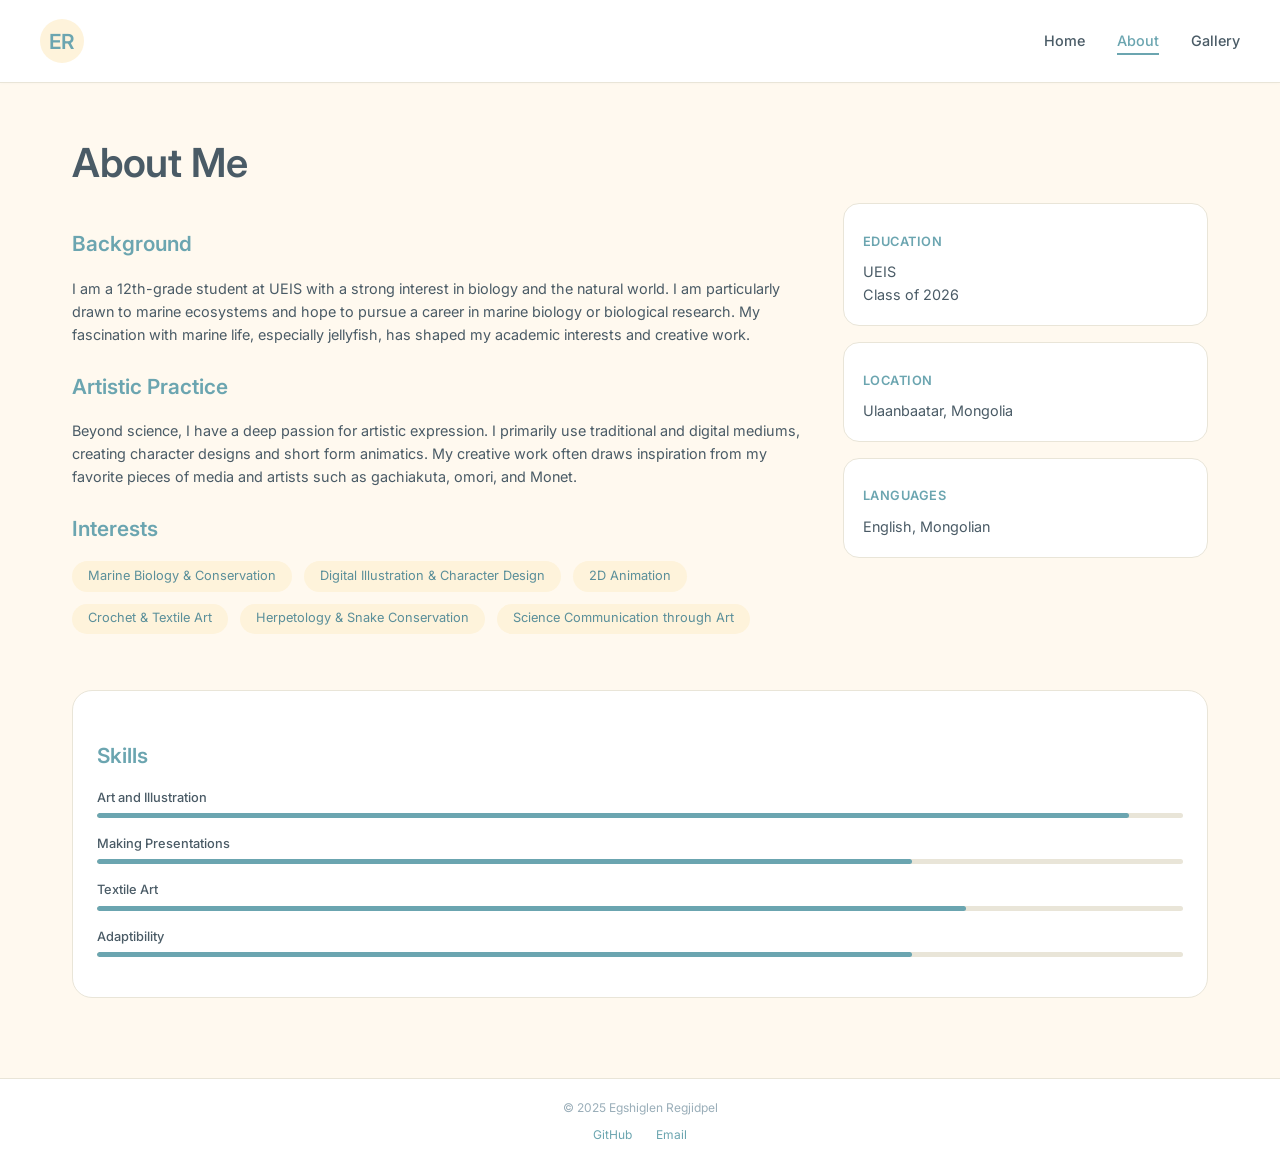
<file: about.html>
<!DOCTYPE html>
<html lang="en">
<head>
    <meta charset="UTF-8">
    <meta name="viewport" content="width=device-width, initial-scale=1.0">
    <title>About | Egshiglen Regjidpel</title>
    <link rel="stylesheet" href="style.css">
    <link href="https://fonts.googleapis.com/css2?family=Inter:opsz,wght@14..32,300;14..32,400;14..32,500;14..32,600&display=swap" rel="stylesheet">
</head>
<body>
    <header>
        <nav>
            <div class="logo">ER</div>
            <ul class="nav-menu">
                <li><a href="index.html">Home</a></li>
                <li><a href="about.html" class="active">About</a></li>
                <li><a href="projects.html">Gallery</a></li>
            </ul>
        </nav>
    </header>

    <main>
        <h1>About Me</h1>
        
        <div class="about-container">
            <div class="about-text">
                <section>
                    <h2>Background</h2>
                    <p>I am a 12th-grade student at UEIS with a strong interest in biology and the natural world. I am particularly drawn to marine ecosystems and hope to pursue a career in marine biology or biological research. My fascination with marine life, especially jellyfish, has shaped my academic interests and creative work.</p>
                </section>

                <section>
                    <h2>Artistic Practice</h2>
                    <p>Beyond science, I have a deep passion for artistic expression. I primarily use traditional and digital mediums, creating character designs and short form animatics. My creative work often draws inspiration from my favorite pieces of media and artists such as gachiakuta, omori, and Monet.</p>
                </section>

                <section>
                    <h2>Interests</h2>
                    <ul class="interests-list">
                        <li>Marine Biology & Conservation</li>
                        <li>Digital Illustration & Character Design</li>
                        <li>2D Animation</li>
                        <li>Crochet & Textile Art</li>
                        <li>Herpetology & Snake Conservation</li>
                        <li>Science Communication through Art</li>
                    </ul>
                </section>
            </div>

            <div class="about-sidebar">
                <div class="info-panel">
                    <h3>Education</h3>
                    <p>UEIS<br>Class of 2026</p>
                </div>
                <div class="info-panel">
                    <h3>Location</h3>
                    <p>Ulaanbaatar, Mongolia</p>
                </div>
                <div class="info-panel">
                    <h3>Languages</h3>
                    <p>English, Mongolian</p>
                </div>
            </div>
        </div>

        <section class="skills-section">
            <h2>Skills</h2>
            <div class="skills-grid">
                <div class="skill-item">
                    <span>Art and Illustration</span>
                    <div class="skill-bar"><div class="skill-progress" style="width: 95%"></div></div>
                </div>
                <div class="skill-item">
                    <span>Making Presentations</span>
                    <div class="skill-bar"><div class="skill-progress" style="width: 75%"></div></div>
                </div>
                <div class="skill-item">
                    <span>Textile Art</span>
                    <div class="skill-bar"><div class="skill-progress" style="width: 80%"></div></div>
                </div>
                <div class="skill-item">
                    <span>Adaptibility</span>
                    <div class="skill-bar"><div class="skill-progress" style="width: 75%"></div></div>
                </div>
            </div>
        </section>
    </main>

    <footer>
        <p>© 2025 Egshiglen Regjidpel</p>
        <div class="footer-links">
            <a href="https://github.com/PixelRin" target="_blank">GitHub</a>
            <a href="mailto:re4072580@gmail.com">Email</a>
        </div>
    </footer>
</body>
</html>
</file>
<file: style.css>
/* Pastel Ocean Theme - Clean & Professional */
:root {
    --pastel-yellow: #fef3db;
    --soft-yellow: #faeac9;
    --warm-cream: #fff9ef;
    --ocean-teal: #6ba5b0;
    --soft-blue: #8bb9c2;
    --deep-teal: #5a8f9a;
    --charcoal: #4a5b66;
    --light-gray: #e9e5d8;
    --white: #ffffff;
}

* {
    margin: 0;
    padding: 0;
    box-sizing: border-box;
}

body {
    font-family: 'Inter', -apple-system, BlinkMacSystemFont, 'Segoe UI', sans-serif;
    line-height: 1.6;
    color: var(--charcoal);
    background: var(--warm-cream);
    min-height: 100vh;
    display: flex;
    flex-direction: column;
}

/* Header & Navigation */
header {
    background: var(--white);
    padding: 1.2rem 2rem;
    position: sticky;
    top: 0;
    z-index: 100;
    border-bottom: 1px solid var(--light-gray);
    box-shadow: 0 1px 3px rgba(0, 0, 0, 0.02);
}

nav {
    max-width: 1200px;
    margin: 0 auto;
    display: flex;
    justify-content: space-between;
    align-items: center;
    flex-wrap: wrap;
    gap: 1rem;
}

.logo {
    font-size: 1.3rem;
    font-weight: 600;
    letter-spacing: -0.3px;
    color: var(--ocean-teal);
    background: var(--pastel-yellow);
    width: 44px;
    height: 44px;
    display: flex;
    align-items: center;
    justify-content: center;
    border-radius: 50%;
}

.nav-menu {
    display: flex;
    list-style: none;
    gap: 2rem;
}

.nav-menu a {
    text-decoration: none;
    color: var(--charcoal);
    font-weight: 500;
    font-size: 0.9rem;
    transition: color 0.2s ease;
    padding-bottom: 4px;
}

.nav-menu a:hover,
.nav-menu a.active {
    color: var(--ocean-teal);
    border-bottom: 2px solid var(--ocean-teal);
}

/* Main Content */
main {
    max-width: 1200px;
    margin: 0 auto;
    padding: 3rem 2rem;
    flex: 1;
}

h1 {
    font-size: 2rem;
    font-weight: 600;
    margin-bottom: 0.5rem;
    color: var(--charcoal);
    letter-spacing: -0.2px;
}

h2 {
    font-size: 1.3rem;
    font-weight: 600;
    margin: 1.5rem 0 1rem;
    color: var(--ocean-teal);
}

h3 {
    font-size: 1rem;
    font-weight: 600;
    margin: 0.5rem 0;
    color: var(--deep-teal);
}

/* Hero Section */
.hero {
    display: flex;
    align-items: center;
    justify-content: space-between;
    gap: 3rem;
    margin-bottom: 3rem;
    flex-wrap: wrap;
}

.hero-content {
    flex: 1;
    min-width: 280px;
}

.greeting {
    font-size: 0.9rem;
    color: var(--ocean-teal);
    font-weight: 500;
    margin-bottom: 0.25rem;
    letter-spacing: 0.5px;
    text-transform: uppercase;
}

h1 {
    font-size: 2.5rem;
    margin-bottom: 0.5rem;
}

.highlight {
    color: var(--ocean-teal);
    font-weight: 600;
}

.tagline {
    font-size: 1rem;
    color: #8b9aa5;
    margin-bottom: 0.75rem;
    font-weight: 400;
}

.description {
    color: var(--charcoal);
    margin-bottom: 1.5rem;
    max-width: 450px;
    font-size: 0.9rem;
    line-height: 1.5;
}

.hero-buttons {
    display: flex;
    gap: 1rem;
    flex-wrap: wrap;
}

.btn {
    display: inline-block;
    padding: 0.6rem 1.3rem;
    text-decoration: none;
    font-weight: 500;
    border-radius: 30px;
    transition: all 0.2s ease;
    font-size: 0.85rem;
}

.btn.primary {
    background: var(--ocean-teal);
    color: white;
    border: 1px solid var(--ocean-teal);
}

.btn.primary:hover {
    background: var(--deep-teal);
    border-color: var(--deep-teal);
}

.btn.secondary {
    background: transparent;
    color: var(--ocean-teal);
    border: 1px solid var(--light-gray);
}

.btn.secondary:hover {
    background: var(--pastel-yellow);
    border-color: var(--ocean-teal);
}

.hero-image {
    flex: 1;
    min-width: 280px;
    text-align: center;
}

.image-frame img {
    width: 260px;
    height: 260px;
    border-radius: 50%;
    object-fit: cover;
    box-shadow: 0 8px 20px rgba(0, 0, 0, 0.05);
    border: 4px solid var(--white);
    background: var(--pastel-yellow);
}

/* Highlights Cards */
.highlights {
    display: grid;
    grid-template-columns: repeat(auto-fit, minmax(200px, 1fr));
    gap: 1.5rem;
    margin-top: 2rem;
}

.highlight-card {
    background: var(--white);
    padding: 1.5rem;
    border-radius: 20px;
    text-align: center;
    border: 1px solid var(--light-gray);
    transition: transform 0.2s ease;
}

.highlight-card:hover {
    transform: translateY(-3px);
}

.highlight-icon svg {
    stroke: var(--ocean-teal);
    margin-bottom: 0.75rem;
}

.highlight-card h3 {
    font-size: 1rem;
    margin-bottom: 0.5rem;
    color: var(--deep-teal);
}

.highlight-card p {
    font-size: 0.8rem;
    color: #8b9aa5;
    line-height: 1.4;
}

/* About Page */
.about-container {
    display: grid;
    grid-template-columns: 2fr 1fr;
    gap: 2.5rem;
    margin-bottom: 2rem;
}

@media (max-width: 768px) {
    .about-container {
        grid-template-columns: 1fr;
        gap: 1.5rem;
    }
}

.about-text section {
    margin-bottom: 1.5rem;
}

.about-text p {
    color: var(--charcoal);
    font-size: 0.9rem;
    line-height: 1.6;
    margin-bottom: 0.75rem;
}

.interests-list {
    list-style: none;
    padding: 0;
    display: flex;
    flex-wrap: wrap;
    gap: 0.75rem;
    margin-top: 0.5rem;
}

.interests-list li {
    background: var(--pastel-yellow);
    padding: 0.3rem 1rem;
    border-radius: 30px;
    font-size: 0.8rem;
    color: var(--deep-teal);
}

.info-panel {
    background: var(--white);
    padding: 1.2rem;
    border-radius: 16px;
    margin-bottom: 1rem;
    border: 1px solid var(--light-gray);
}

.info-panel h3 {
    font-size: 0.8rem;
    text-transform: uppercase;
    letter-spacing: 0.5px;
    color: var(--ocean-teal);
    margin-bottom: 0.5rem;
}

.info-panel p {
    font-size: 0.9rem;
    color: var(--charcoal);
}

/* Skills Section */
.skills-section {
    background: var(--white);
    padding: 1.5rem;
    border-radius: 20px;
    border: 1px solid var(--light-gray);
    margin-top: 1rem;
}

.skills-grid {
    margin-top: 1rem;
}

.skill-item {
    margin-bottom: 1rem;
}

.skill-item span {
    display: block;
    font-size: 0.8rem;
    font-weight: 500;
    margin-bottom: 0.3rem;
    color: var(--charcoal);
}

.skill-bar {
    background: var(--light-gray);
    height: 5px;
    border-radius: 3px;
    overflow: hidden;
}

.skill-progress {
    background: var(--ocean-teal);
    height: 100%;
    border-radius: 3px;
}

/* Gallery Page */
.gallery-intro {
    color: #8b9aa5;
    margin-bottom: 2rem;
    font-size: 0.9rem;
}

.gallery-filters {
    display: flex;
    justify-content: center;
    gap: 0.75rem;
    flex-wrap: wrap;
    margin-bottom: 2rem;
}

.filter-btn {
    background: var(--white);
    border: 1px solid var(--light-gray);
    padding: 0.4rem 1rem;
    border-radius: 30px;
    font-family: 'Inter', sans-serif;
    font-size: 0.8rem;
    font-weight: 500;
    color: var(--charcoal);
    cursor: pointer;
    transition: all 0.2s ease;
}

.filter-btn:hover,
.filter-btn.active {
    background: var(--ocean-teal);
    color: white;
    border-color: var(--ocean-teal);
}

.gallery-grid {
    display: grid;
    grid-template-columns: repeat(auto-fill, minmax(300px, 1fr));
    gap: 1.5rem;
    margin-bottom: 3rem;
}

.gallery-item {
    background: var(--white);
    border-radius: 16px;
    overflow: hidden;
    transition: transform 0.2s ease, box-shadow 0.2s ease;
    border: 1px solid var(--light-gray);
}

.gallery-item:hover {
    transform: translateY(-4px);
    box-shadow: 0 12px 24px rgba(0, 0, 0, 0.05);
}

.gallery-image {
    width: 100%;
    height: 220px;
    overflow: hidden;
}

.gallery-image img {
    width: 100%;
    height: 100%;
    object-fit: cover;
    transition: transform 0.3s ease;
}

.gallery-item:hover .gallery-image img {
    transform: scale(1.03);
}

.gallery-caption {
    padding: 1rem;
}

.gallery-caption h3 {
    font-size: 1rem;
    margin: 0 0 0.2rem 0;
    color: var(--charcoal);
}

.gallery-caption p {
    font-size: 0.75rem;
    color: #8b9aa5;
    margin-bottom: 0.5rem;
}

.art-tag {
    display: inline-block;
    background: var(--pastel-yellow);
    padding: 0.2rem 0.6rem;
    border-radius: 20px;
    font-size: 0.7rem;
    color: var(--deep-teal);
    font-weight: 500;
}

/* Achievements Section */
.achievements {
    background: var(--white);
    padding: 1.5rem;
    border-radius: 20px;
    border: 1px solid var(--light-gray);
}

.achievements h2 {
    margin-top: 0;
    margin-bottom: 1rem;
}

.achievements-list {
    display: flex;
    flex-direction: column;
    gap: 1rem;
}

.achievement-item {
    display: flex;
    gap: 1rem;
    align-items: flex-start;
    padding-bottom: 1rem;
    border-bottom: 1px solid var(--light-gray);
}

.achievement-item:last-child {
    border-bottom: none;
    padding-bottom: 0;
}

.achievement-year {
    font-weight: 600;
    color: var(--ocean-teal);
    font-size: 0.8rem;
    min-width: 60px;
}

.achievement-content h3 {
    font-size: 0.9rem;
    margin: 0 0 0.2rem 0;
    color: var(--charcoal);
}

.achievement-content p {
    font-size: 0.8rem;
    color: #8b9aa5;
}

/* Footer */
footer {
    background: var(--white);
    padding: 1.2rem;
    text-align: center;
    border-top: 1px solid var(--light-gray);
    margin-top: 2rem;
}

footer p {
    font-size: 0.75rem;
    color: #9aaeb9;
    margin-bottom: 0.5rem;
}

.footer-links {
    display: flex;
    justify-content: center;
    gap: 1.5rem;
}

.footer-links a {
    color: var(--ocean-teal);
    text-decoration: none;
    font-size: 0.75rem;
    transition: color 0.2s ease;
}

.footer-links a:hover {
    color: var(--deep-teal);
}

/* Responsive */
@media (max-width: 768px) {
    main {
        padding: 2rem 1.2rem;
    }
    
    h1 {
        font-size: 2rem;
    }
    
    .hero {
        flex-direction: column-reverse;
        text-align: center;
        gap: 1.5rem;
    }
    
    .hero-content {
        text-align: center;
    }
    
    .description {
        margin-left: auto;
        margin-right: auto;
    }
    
    .hero-buttons {
        justify-content: center;
    }
    
    .nav-menu {
        gap: 1.2rem;
    }
    
    .gallery-grid {
        grid-template-columns: 1fr;
    }
    
    .achievement-item {
        flex-direction: column;
        gap: 0.3rem;
    }
}
</file>
